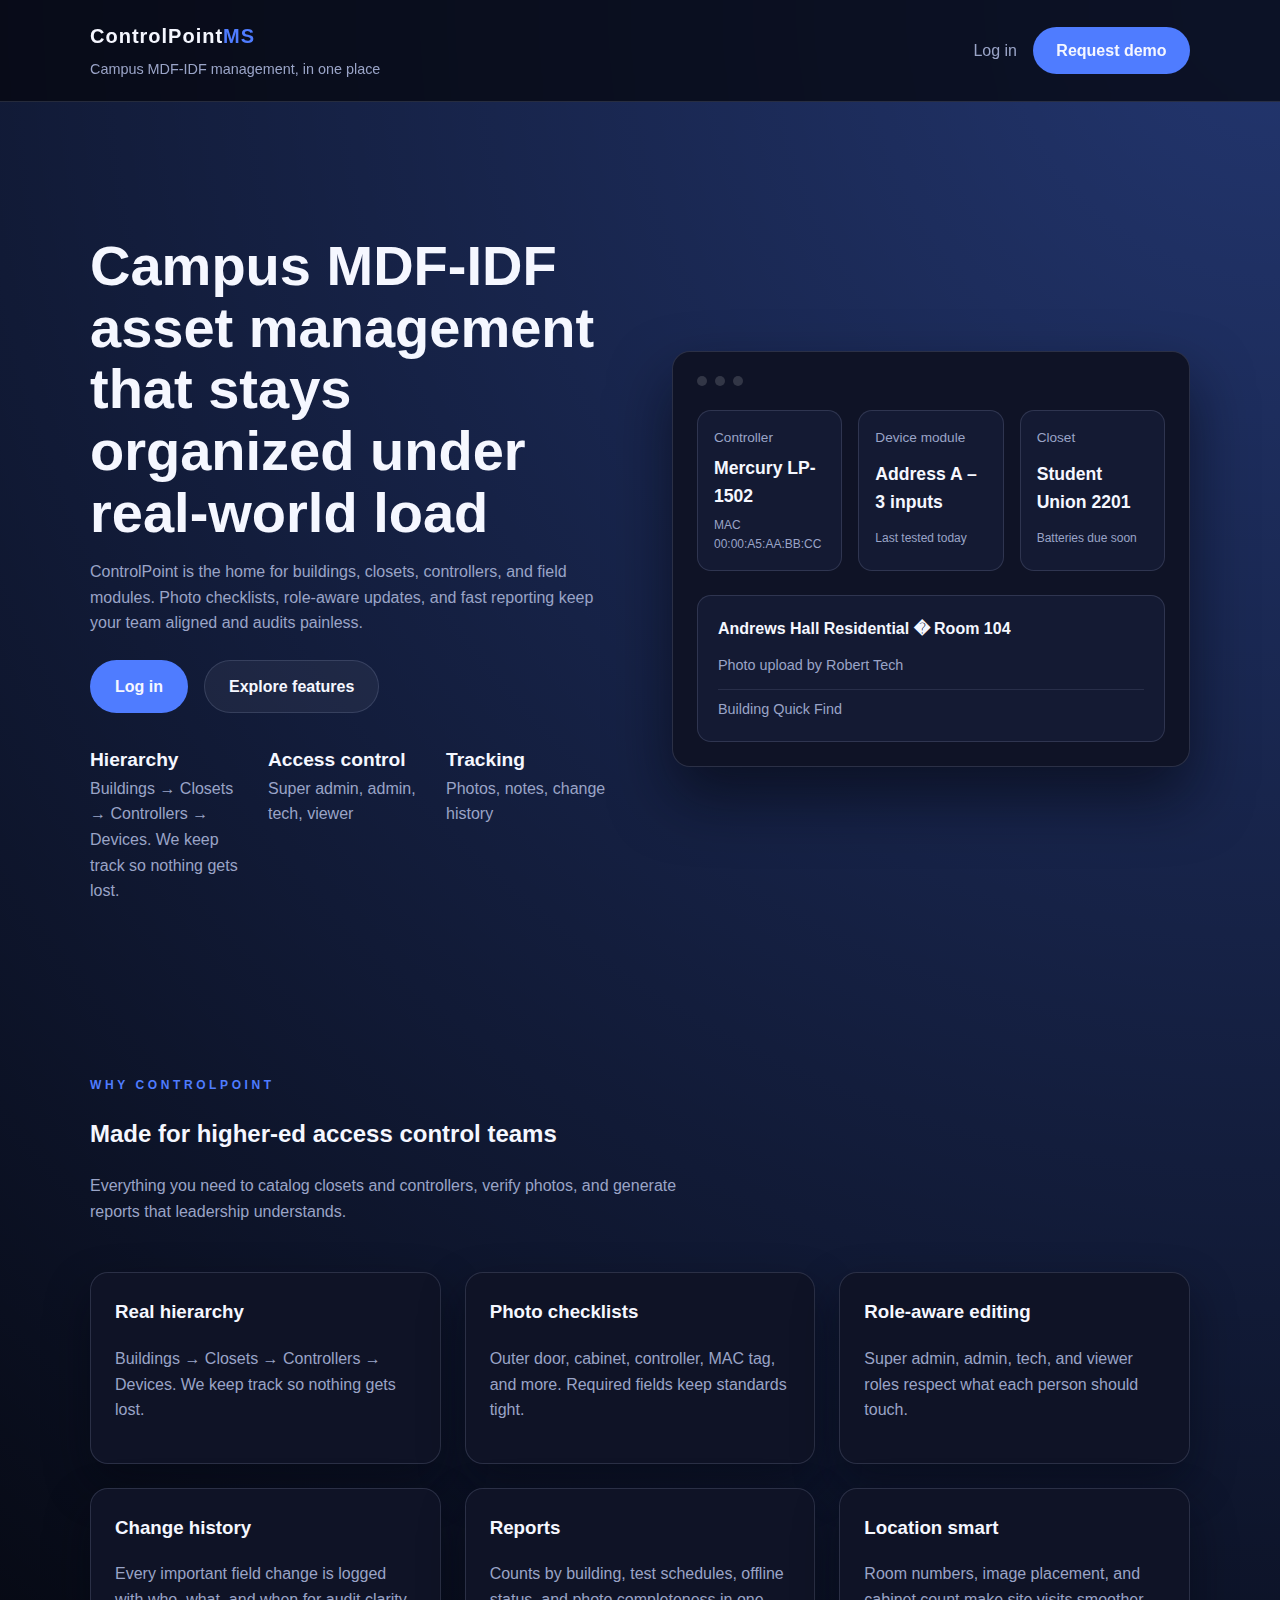
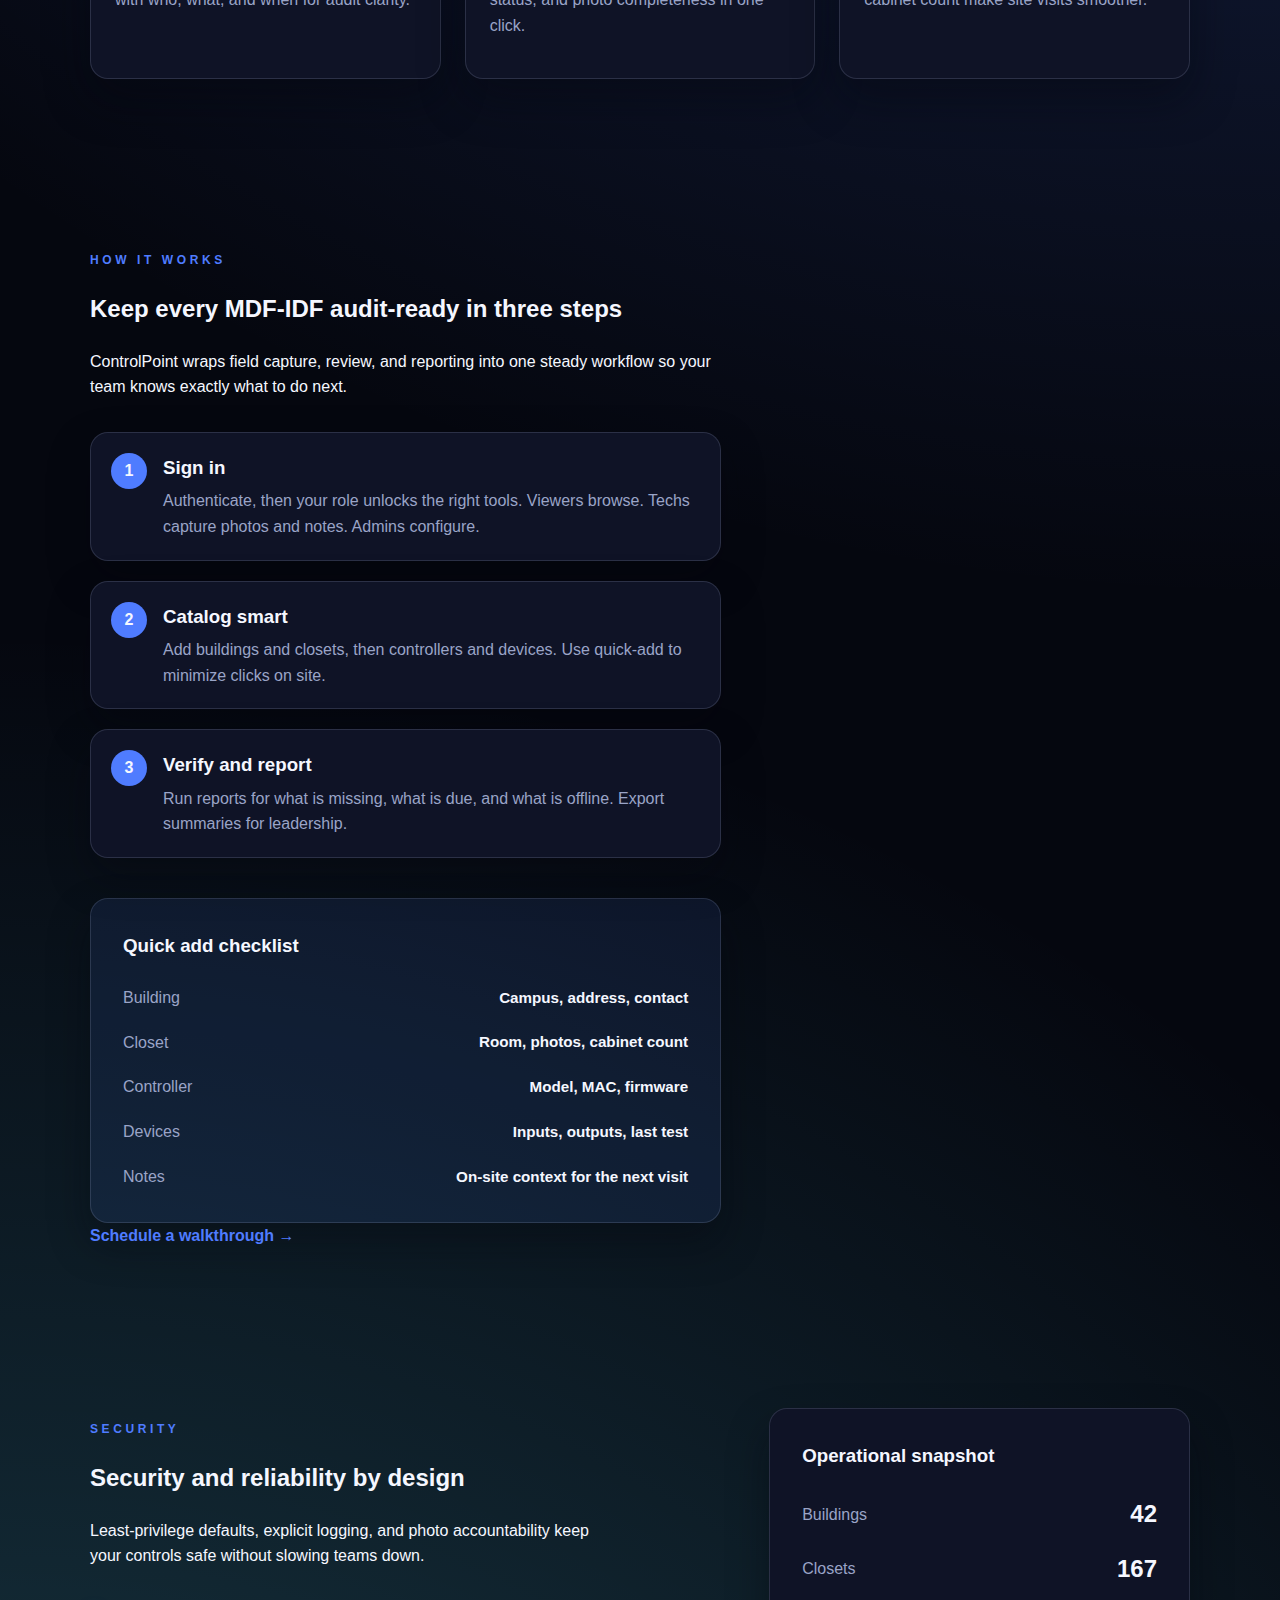
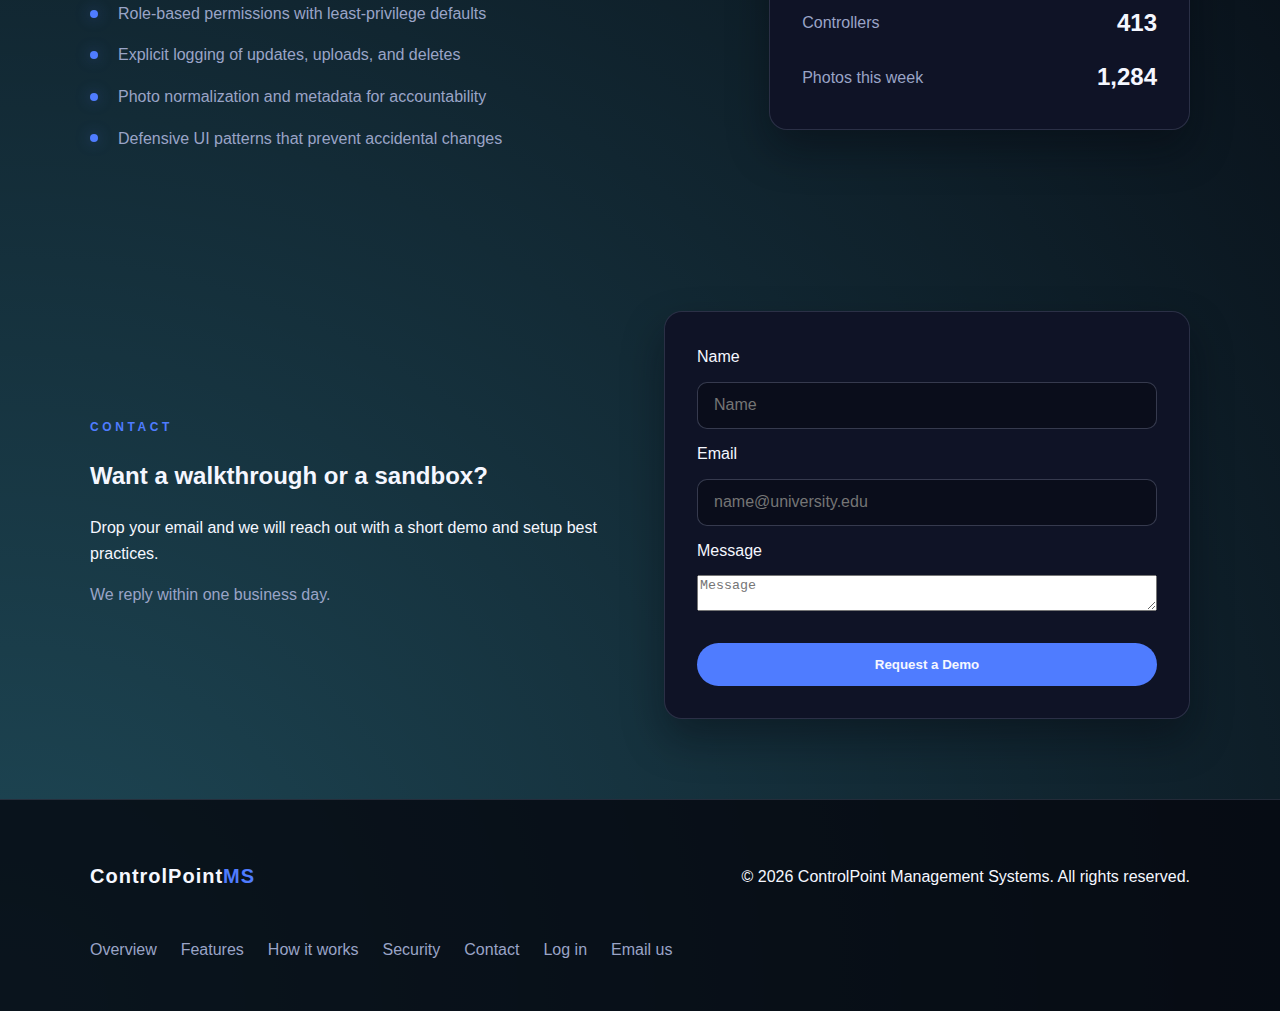
<file: index.html>
<!DOCTYPE html>
<html lang="en">
<head>
    <meta charset="UTF-8" />
    <meta name="viewport" content="width=device-width, initial-scale=1.0" />
    <meta name="description" content="ControlPoint keeps campus MDF-IDF controllers organized with photo checklists, role-aware updates, and fast reporting." />
    <title>ControlPoint Management Systems</title>
    <link rel="stylesheet" href="styles.css" />
</head>
<body>
    <header class="site-header">
        <div class="container">
            <div class="header-brand">
                <div class="logo">ControlPoint<span>MS</span></div>
                <p class="header-tagline">Campus MDF-IDF management, in one place</p>
            </div>
            <div class="header-actions">
                <a class="header-link" href="https://controller-tracker.web.app/">Log in</a>
                <a class="cta" href="#contact">Request demo</a>
            </div>
        </div>
    </header>

    <main>
        <section class="hero" id="hero">
            <div class="container">
                <div class="hero-text">
                    <h1>Campus MDF-IDF asset management that stays organized under real-world load</h1>
                    <p>ControlPoint is the home for buildings, closets, controllers, and field modules. Photo checklists, role-aware updates, and fast reporting keep your team aligned and audits painless.</p>
                    <div class="hero-actions">
                        <a class="primary" href="https://controller-tracker.web.app/">Log in</a>
                        <a class="secondary" href="#features">Explore features</a>
                    </div>
                    <dl class="metrics">
                        <div>
                            <dt>Hierarchy</dt>
                            <dd>Buildings &rarr; Closets &rarr; Controllers &rarr; Devices. We keep track so nothing gets lost.</dd>
                        </div>
                        <div>
                            <dt>Access control</dt>
                            <dd>Super admin, admin, tech, viewer</dd>
                        </div>
                        <div>
                            <dt>Tracking</dt>
                            <dd>Photos, notes, change history</dd>
                        </div>
                    </dl>
                </div>
                <div class="hero-media" aria-hidden="true">
                    <div class="screen">
                        <div class="screen-header">
                            <span></span><span></span><span></span>
                        </div>
                        <div class="screen-body">
                            <div class="monitoring-cards">
                                <div class="card">
                                    <p>Controller</p>
                                    <strong>Mercury LP-1502</strong>
                                    <span class="card-subtle">MAC 00:00:A5:AA:BB:CC</span>
                                </div>
                                <div class="card">
                                    <p>Device module</p>
                                    <strong>Address A &ndash; 3 inputs</strong>
                                    <span class="card-subtle">Last tested today</span>
                                </div>
                                <div class="card">
                                    <p>Closet</p>
                                    <strong>Student Union 2201</strong>
                                    <span class="card-subtle">Batteries due soon</span>
                                </div>
                            </div>
                            <div class="activity-card">
                                <div class="activity-status"> Andrews Hall Residential � Room 104</div>
                                <div class="activity-detail">Photo upload by Robert Tech</div>
                                <div class="activity-search">Building Quick Find</div>
                            </div>
                        </div>
                    </div>
                </div>
            </div>
        </section>

        <section class="features" id="features">
            <div class="container">
                <header>
                    <p class="eyebrow">Why ControlPoint</p>
                    <h2>Made for higher-ed access control teams</h2>
                    <p class="section-subtitle">Everything you need to catalog closets and controllers, verify photos, and generate reports that leadership understands.</p>
                </header>
                <div class="feature-grid">
                    <article>
                        <h3>Real hierarchy</h3>
                        <p>Buildings &rarr; Closets &rarr; Controllers &rarr; Devices. We keep track so nothing gets lost.</p>
                    </article>
                    <article>
                        <h3>Photo checklists</h3>
                        <p>Outer door, cabinet, controller, MAC tag, and more. Required fields keep standards tight.</p>
                    </article>
                    <article>
                        <h3>Role-aware editing</h3>
                        <p>Super admin, admin, tech, and viewer roles respect what each person should touch.</p>
                    </article>
                    <article>
                        <h3>Change history</h3>
                        <p>Every important field change is logged with who, what, and when for audit clarity.</p>
                    </article>
                    <article>
                        <h3>Reports</h3>
                        <p>Counts by building, test schedules, offline status, and photo completeness in one click.</p>
                    </article>
                    <article>
                        <h3>Location smart</h3>
                        <p>Room numbers, image placement, and cabinet count make site visits smoother.</p>
                    </article>
                </div>
            </div>
        </section>

        <section class="solutions" id="how">
            <div class="container">
                <div class="solutions-content">
                    <div class="solutions-copy">
                        <p class="eyebrow">How it works</p>
                        <h2>Keep every MDF-IDF audit-ready in three steps</h2>
                        <p>ControlPoint wraps field capture, review, and reporting into one steady workflow so your team knows exactly what to do next.</p>
                    </div>
                    <div class="solutions-layout">
                        <ol class="steps">
                            <li>
                                <span class="step-number">1</span>
                                <div>
                                    <h3>Sign in</h3>
                                    <p>Authenticate, then your role unlocks the right tools. Viewers browse. Techs capture photos and notes. Admins configure.</p>
                                </div>
                            </li>
                            <li>
                                <span class="step-number">2</span>
                                <div>
                                    <h3>Catalog smart</h3>
                                    <p>Add buildings and closets, then controllers and devices. Use quick-add to minimize clicks on site.</p>
                                </div>
                            </li>
                            <li>
                                <span class="step-number">3</span>
                                <div>
                                    <h3>Verify and report</h3>
                                    <p>Run reports for what is missing, what is due, and what is offline. Export summaries for leadership.</p>
                                </div>
                            </li>
                        </ol>
                        <div class="solutions-card">
                            <h3>Quick add checklist</h3>
                            <ul>
                                <li><span>Building</span><strong>Campus, address, contact</strong></li>
                                <li><span>Closet</span><strong>Room, photos, cabinet count</strong></li>
                                <li><span>Controller</span><strong>Model, MAC, firmware</strong></li>
                                <li><span>Devices</span><strong>Inputs, outputs, last test</strong></li>
                                <li><span>Notes</span><strong>On-site context for the next visit</strong></li>
                            </ul>
                        </div>
                    </div>
                    <a class="text-link" href="#contact">Schedule a walkthrough &rarr;</a>
                </div>
            </div>
        </section>

        <section class="security" id="security">
            <div class="container">
                <div class="security-copy">
                    <p class="eyebrow">Security</p>
                    <h2>Security and reliability by design</h2>
                    <p>Least-privilege defaults, explicit logging, and photo accountability keep your controls safe without slowing teams down.</p>
                    <ul class="security-list">
                        <li>Role-based permissions with least-privilege defaults</li>
                        <li>Explicit logging of updates, uploads, and deletes</li>
                        <li>Photo normalization and metadata for accountability</li>
                        <li>Defensive UI patterns that prevent accidental changes</li>
                    </ul>
                </div>
                <div class="security-card">
                    <h3>Operational snapshot</h3>
                    <ul>
                        <li><span>Buildings</span><strong>42</strong></li>
                        <li><span>Closets</span><strong>167</strong></li>
                        <li><span>Controllers</span><strong>413</strong></li>
                        <li><span>Photos this week</span><strong>1,284</strong></li>
                    </ul>
                </div>
            </div>
        </section>

        <section class="contact" id="contact">
            <div class="container">
                <div class="contact-copy">
                    <p class="eyebrow">Contact</p>
                    <h2>Want a walkthrough or a sandbox?</h2>
                    <p>Drop your email and we will reach out with a short demo and setup best practices.</p>
                    <p class="contact-footnote">We reply within one business day.</p>
                </div>
                                <form class="contact-form" action="https://submit-form.com/kvH8N7Uf5" method="post">
                    <input type="hidden" name="_redirect" value="https://controlpoint.app/thank-you.html" />
                    <label for="name">Name</label>
                    <input type="text" id="name" name="name" placeholder="Name" required />
                    <label for="email">Email</label>
                    <input type="email" id="email" name="email" placeholder="name@university.edu" required />
                    <label for="message">Message</label>
                    <textarea id="message" name="message" placeholder="Message" required></textarea>
                    <div class="g-recaptcha" data-sitekey="6LcqrswrAAAAACJiVR_uZJfYWGXdqvcVNoWXmOul"></div>
                    <button type="submit">Request a Demo</button>
                </form>
            </div>
        </section>
    </main>

    <footer class="site-footer">
        <div class="container">
            <div class="logo">ControlPoint<span>MS</span></div>
            <p>&copy; <span id="year"></span> ControlPoint Management Systems. All rights reserved.</p>
            <ul class="footer-nav">
                <li><a href="#hero">Overview</a></li>
                <li><a href="#features">Features</a></li>
                <li><a href="#how">How it works</a></li>
                <li><a href="#security">Security</a></li>
                <li><a href="#contact">Contact</a></li>
                <li><a href="https://controller-tracker.web.app/">Log in</a></li>
                <li><a href="mailto:info@controlpoint.app">Email us</a></li>
            </ul>
        </div>
    </footer>

    <script src="https://www.google.com/recaptcha/api.js" async defer></script>
    <script src="main.js"></script>
</body>
</html>
</file>
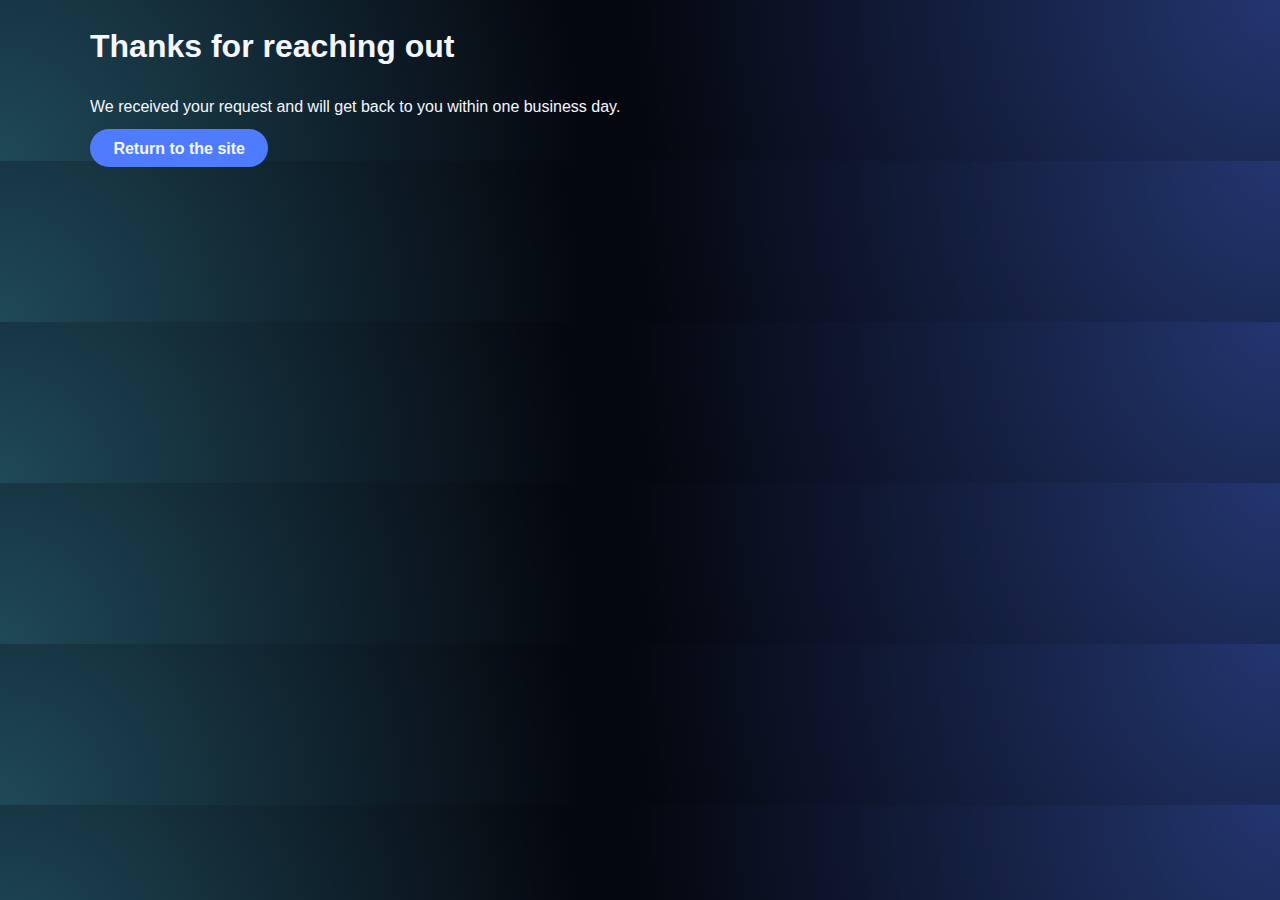
<file: thank-you.html>
<!DOCTYPE html>
<html lang="en">
<head>
    <meta charset="UTF-8" />
    <meta name="viewport" content="width=device-width, initial-scale=1.0" />
    <title>Thank You | ControlPoint Management Systems</title>
    <link rel="stylesheet" href="styles.css" />
</head>
<body>
    <main class="thank-you">
        <div class="container">
            <h1>Thanks for reaching out</h1>
            <p>We received your request and will get back to you within one business day.</p>
            <a class="cta" href="./#contact">Return to the site</a>
        </div>
    </main>
</body>
</html>
</file>
<file: styles.css>
﻿:root {
    --color-bg: #05070f;
    --color-surface: #0f1326;
    --color-surface-alt: #141a33;
    --color-accent: #4f7cff;
    --color-accent-soft: rgba(79, 124, 255, 0.15);
    --color-text: #f5f7ff;
    --color-muted: #9aa4c7;
    --color-border: rgba(154, 164, 199, 0.2);
    --container-width: min(1100px, 90vw);
    --radius: 18px;
    --transition: 200ms ease;
    font-size: 16px;
}

* {
    box-sizing: border-box;
}

body {
    margin: 0;
    font-family: "Inter", "Segoe UI", sans-serif;
    background: radial-gradient(circle at top right, rgba(79, 124, 255, 0.4), transparent 50%),
        radial-gradient(circle at bottom left, rgba(90, 226, 255, 0.3), transparent 45%),
        var(--color-bg);
    color: var(--color-text);
    line-height: 1.6;
}

img {
    max-width: 100%;
    display: block;
}

a {
    color: inherit;
    text-decoration: none;
}

.container {
    width: var(--container-width);
    margin: 0 auto;
}

.site-header {
    position: sticky;
    top: 0;
    z-index: 1000;
    backdrop-filter: blur(14px);
    background: rgba(5, 7, 15, 0.75);
    border-bottom: 1px solid var(--color-border);
}

.site-header .container {
    display: flex;
    align-items: center;
    justify-content: space-between;
    padding: 1.25rem 0;
    gap: 1.5rem;
}

.logo {
    font-weight: 700;
    font-size: 1.25rem;
    letter-spacing: 0.05em;
}

.logo span {
    color: var(--color-accent);
}

.primary-nav {
    display: flex;
    align-items: center;
    gap: 1.5rem;
}

.primary-nav ul {
    display: flex;
    gap: 1.5rem;
    list-style: none;
    margin: 0;
    padding: 0;
}

.primary-nav a {
    color: var(--color-muted);
    font-weight: 500;
    transition: color var(--transition);
}

.primary-nav a:hover,
.primary-nav a:focus {
    color: var(--color-text);
}

.header-actions {
    display: flex;
    align-items: center;
    gap: 1rem;
    margin-left: auto;
}

.header-link {
    color: var(--color-muted);
    font-weight: 500;
    transition: color var(--transition);
}

.header-link:hover,
.header-link:focus {
    color: var(--color-text);
}

.header-brand {
    display: flex;
    flex-direction: column;
    gap: 0.35rem;
}

.header-tagline {
    margin: 0;
    color: var(--color-muted);
    font-size: 0.9rem;
}

.cta {
    padding: 0.6rem 1.4rem;
    border-radius: 999px;
    border: 1px solid transparent;
    background: var(--color-accent);
    color: var(--color-text);
    font-weight: 600;
    transition: background var(--transition), transform var(--transition), box-shadow var(--transition);
}

.cta:hover,
.cta:focus {
    background: #6c91ff;
    transform: translateY(-1px);
    box-shadow: 0 10px 24px rgba(79, 124, 255, 0.35);
}

.nav-toggle {
    display: none;
    flex-direction: column;
    gap: 5px;
    width: 40px;
    height: 40px;
    align-items: center;
    justify-content: center;
    background: none;
    border: 1px solid var(--color-border);
    border-radius: 12px;
    cursor: pointer;
}

.nav-toggle span {
    width: 20px;
    height: 2px;
    background: var(--color-text);
}

.hero {
    padding: 6rem 0 4rem;
}

.hero .container {
    display: grid;
    grid-template-columns: repeat(2, minmax(0, 1fr));
    align-items: center;
    gap: 4rem;
}

.hero-text h1 {
    font-size: clamp(2.5rem, 5vw, 3.5rem);
    line-height: 1.1;
    margin-bottom: 1rem;
}

.hero-text p {
    color: var(--color-muted);
    margin-bottom: 1.5rem;
}

.hero-actions {
    display: flex;
    gap: 1rem;
}

.hero-actions .primary,
.hero-actions .secondary {
    padding: 0.8rem 1.5rem;
    border-radius: 999px;
    font-weight: 600;
    transition: var(--transition);
    border: 1px solid transparent;
}

.hero-actions .primary {
    background: var(--color-accent);
    color: var(--color-text);
}

.hero-actions .secondary {
    background: rgba(255, 255, 255, 0.05);
    color: var(--color-text);
    border-color: var(--color-border);
}

.hero-actions .primary:hover,
.hero-actions .secondary:hover {
    transform: translateY(-2px);
    box-shadow: 0 18px 30px rgba(79, 124, 255, 0.2);
}

.metrics {
    margin-top: 2rem;
    display: grid;
    grid-template-columns: repeat(3, minmax(0, 1fr));
    gap: 1rem;
    color: var(--color-muted);
}

.metrics dt {
    font-size: 1.2rem;
    font-weight: 700;
    color: var(--color-text);
}

.metrics dd {
    margin: 0;
}

.hero-media .screen {
    background: var(--color-surface);
    padding: 1.5rem;
    border-radius: var(--radius);
    box-shadow: 0 30px 60px rgba(5, 7, 15, 0.6);
    border: 1px solid var(--color-border);
    position: relative;
}

.screen-header {
    display: flex;
    gap: 8px;
    margin-bottom: 1.5rem;
}

.screen-header span {
    width: 10px;
    height: 10px;
    border-radius: 50%;
    background: rgba(255, 255, 255, 0.15);
}

.screen-body {
    display: grid;
    gap: 1.5rem;
}

.monitoring-cards {
    display: grid;
    grid-template-columns: repeat(3, minmax(0, 1fr));
    gap: 1rem;
}

.monitoring-cards .card {
    background: var(--color-surface-alt);
    padding: 1rem;
    border-radius: 14px;
    border: 1px solid var(--color-border);
    display: grid;
    gap: 0.35rem;
}

.monitoring-cards .card p {
    margin: 0;
    color: var(--color-muted);
    font-size: 0.85rem;
}

.monitoring-cards .card strong {
    display: block;
    font-size: 1.1rem;
}

.card-subtle {
    font-size: 0.75rem;
    color: var(--color-muted);
}

.activity-card {
    background: var(--color-surface-alt);
    border: 1px solid var(--color-border);
    border-radius: 14px;
    padding: 1.25rem;
    display: grid;
    gap: 0.75rem;
}

.activity-status {
    font-weight: 600;
    color: var(--color-text);
}

.activity-detail,
.activity-search {
    color: var(--color-muted);
    font-size: 0.9rem;
}

.activity-search {
    padding-top: 0.5rem;
    border-top: 1px solid rgba(154, 164, 199, 0.15);
}

section {
    padding: 5rem 0;
}

.eyebrow {
    text-transform: uppercase;
    letter-spacing: 0.3em;
    font-size: 0.75rem;
    color: var(--color-accent);
    font-weight: 600;
    margin-bottom: 0.8rem;
}

.section-subtitle {
    color: var(--color-muted);
    max-width: 640px;
}

.features .feature-grid {
    display: grid;
    grid-template-columns: repeat(3, minmax(0, 1fr));
    gap: 1.5rem;
    margin-top: 3rem;
}

.features article {
    background: var(--color-surface);
    padding: 1.5rem;
    border-radius: var(--radius);
    border: 1px solid var(--color-border);
    box-shadow: 0 20px 45px rgba(5, 7, 15, 0.45);
}

.features article h3 {
    margin-top: 0;
}

.features article p {
    color: var(--color-muted);
}

.solutions .container {
    display: grid;
    grid-template-columns: 3fr 2fr;
    gap: 3rem;
    align-items: start;
}

.steps {
    list-style: none;
    padding: 0;
    margin: 2rem 0 2.5rem;
    display: grid;
    gap: 1.25rem;
}

.steps li {
    display: flex;
    gap: 1rem;
    padding: 1.25rem;
    background: var(--color-surface);
    border-radius: var(--radius);
    border: 1px solid var(--color-border);
    box-shadow: 0 18px 40px rgba(5, 7, 15, 0.35);
}

.step-number {
    width: 36px;
    height: 36px;
    border-radius: 50%;
    background: var(--color-accent);
    color: var(--color-text);
    display: grid;
    place-items: center;
    font-weight: 600;
    flex-shrink: 0;
}

.steps h3 {
    margin: 0;
}

.steps p {
    margin: 0.35rem 0 0;
    color: var(--color-muted);
}

.solutions .solutions-card {
    background: rgba(79, 124, 255, 0.1);
    border-radius: var(--radius);
    border: 1px solid var(--color-border);
    padding: 2rem;
    box-shadow: 0 20px 40px rgba(5, 7, 15, 0.4);
}

.solutions .solutions-card h3 {
    margin-top: 0;
}

.solutions .solutions-card ul {
    list-style: none;
    padding: 0;
    margin: 1.5rem 0 0;
    display: grid;
    gap: 1.2rem;
}

.solutions .solutions-card li {
    display: flex;
    justify-content: space-between;
    align-items: center;
    color: var(--color-muted);
}

.solutions .solutions-card span {
    color: var(--color-muted);
}

.solutions .solutions-card strong {
    color: var(--color-text);
    font-size: 0.95rem;
}

.text-link {
    display: inline-flex;
    align-items: center;
    gap: 0.4rem;
    color: var(--color-accent);
    font-weight: 600;
}

.security .container {
    display: grid;
    grid-template-columns: 3fr 2fr;
    gap: 3rem;
    align-items: start;
}

.security-copy p {
    max-width: 520px;
}

.security-list {
    list-style: none;
    margin: 2rem 0 0;
    padding: 0;
    display: grid;
    gap: 1rem;
}

.security-list li {
    position: relative;
    padding-left: 1.75rem;
    color: var(--color-muted);
}

.security-list li::before {
    content: "";
    position: absolute;
    left: 0;
    top: 0.55rem;
    width: 8px;
    height: 8px;
    border-radius: 50%;
    background: var(--color-accent);
    box-shadow: 0 0 15px rgba(79, 124, 255, 0.4);
}

.security-card {
    background: var(--color-surface);
    border-radius: var(--radius);
    border: 1px solid var(--color-border);
    padding: 2rem;
    box-shadow: 0 20px 40px rgba(5, 7, 15, 0.4);
    display: grid;
    gap: 1.5rem;
}

.security-card h3 {
    margin: 0;
}

.security-card ul {
    list-style: none;
    padding: 0;
    margin: 0;
    display: grid;
    gap: 1rem;
}

.security-card li {
    display: flex;
    justify-content: space-between;
    align-items: center;
    color: var(--color-muted);
}

.security-card strong {
    font-size: 1.5rem;
    color: var(--color-text);
}

.contact .container {
    display: grid;
    grid-template-columns: repeat(2, minmax(0, 1fr));
    gap: 3rem;
    align-items: center;
}

.contact-footnote {
    margin-top: 1rem;
    color: var(--color-muted);
}

.contact-form {
    display: grid;
    gap: 0.75rem;
    background: var(--color-surface);
    padding: 2rem;
    border-radius: var(--radius);
    border: 1px solid var(--color-border);
    box-shadow: 0 20px 40px rgba(5, 7, 15, 0.4);
}

.contact-form input {
    width: 100%;
    padding: 0.85rem 1rem;
    border-radius: 10px;
    border: 1px solid rgba(154, 164, 199, 0.3);
    background: rgba(5, 7, 15, 0.5);
    color: var(--color-text);
    font-size: 1rem;
}

.contact-form input:focus {
    outline: 2px solid rgba(79, 124, 255, 0.5);
}

.contact-form button {
    margin-top: 0.5rem;
    padding: 0.85rem 1rem;
    border-radius: 999px;
    border: none;
    background: var(--color-accent);
    color: var(--color-text);
    font-weight: 600;
    cursor: pointer;
    transition: var(--transition);
}

.contact-form button:hover {
    background: #6c91ff;
    box-shadow: 0 15px 35px rgba(79, 124, 255, 0.35);
}

.site-footer {
    padding: 3rem 0;
    border-top: 1px solid var(--color-border);
    background: rgba(5, 7, 15, 0.8);
}

.site-footer .container {
    display: flex;
    align-items: center;
    justify-content: space-between;
    gap: 2rem;
    flex-wrap: wrap;
}

.footer-nav {
    list-style: none;
    display: flex;
    gap: 1.5rem;
    margin: 0;
    padding: 0;
    color: var(--color-muted);
}

.footer-nav a:hover {
    color: var(--color-text);
}

.sr-only {
    position: absolute;
    clip: rect(1px, 1px, 1px, 1px);
    width: 1px;
    height: 1px;
    overflow: hidden;
}

@media (max-width: 960px) {
    .hero .container {
        grid-template-columns: 1fr;
    }

    .metrics {
        grid-template-columns: repeat(2, minmax(0, 1fr));
    }

    .monitoring-cards {
        grid-template-columns: repeat(2, minmax(0, 1fr));
    }

    .features .feature-grid {
        grid-template-columns: repeat(2, minmax(0, 1fr));
    }

    .solutions .container,
    .security .container,
    .contact .container {
        grid-template-columns: 1fr;
    }
}

@media (max-width: 720px) {
    :root {
        font-size: 15px;
    }

    .site-header .container {
        flex-wrap: wrap;
    }

    .header-actions {
        width: 100%;
        justify-content: flex-start;
    }

    .nav-toggle {
        display: flex;
    }

    .primary-nav ul {
        position: fixed;
        inset: 70px 16px auto;
        flex-direction: column;
        gap: 1.25rem;
        background: rgba(5, 7, 15, 0.95);
        padding: 1.5rem;
        border-radius: var(--radius);
        border: 1px solid var(--color-border);
        transform: scale(0.95);
        opacity: 0;
        pointer-events: none;
        transition: var(--transition);
    }

    .primary-nav ul[data-open="true"] {
        opacity: 1;
        transform: scale(1);
        pointer-events: all;
    }

    .primary-nav {
        margin-left: auto;
    }

    .hero-actions {
        flex-direction: column;
        align-items: stretch;
    }

    .metrics,
    .monitoring-cards {
        grid-template-columns: 1fr;
    }

    .features .feature-grid {
        grid-template-columns: 1fr;
    }

    .site-footer .container {
        flex-direction: column;
        align-items: flex-start;
    }
}
</file>
